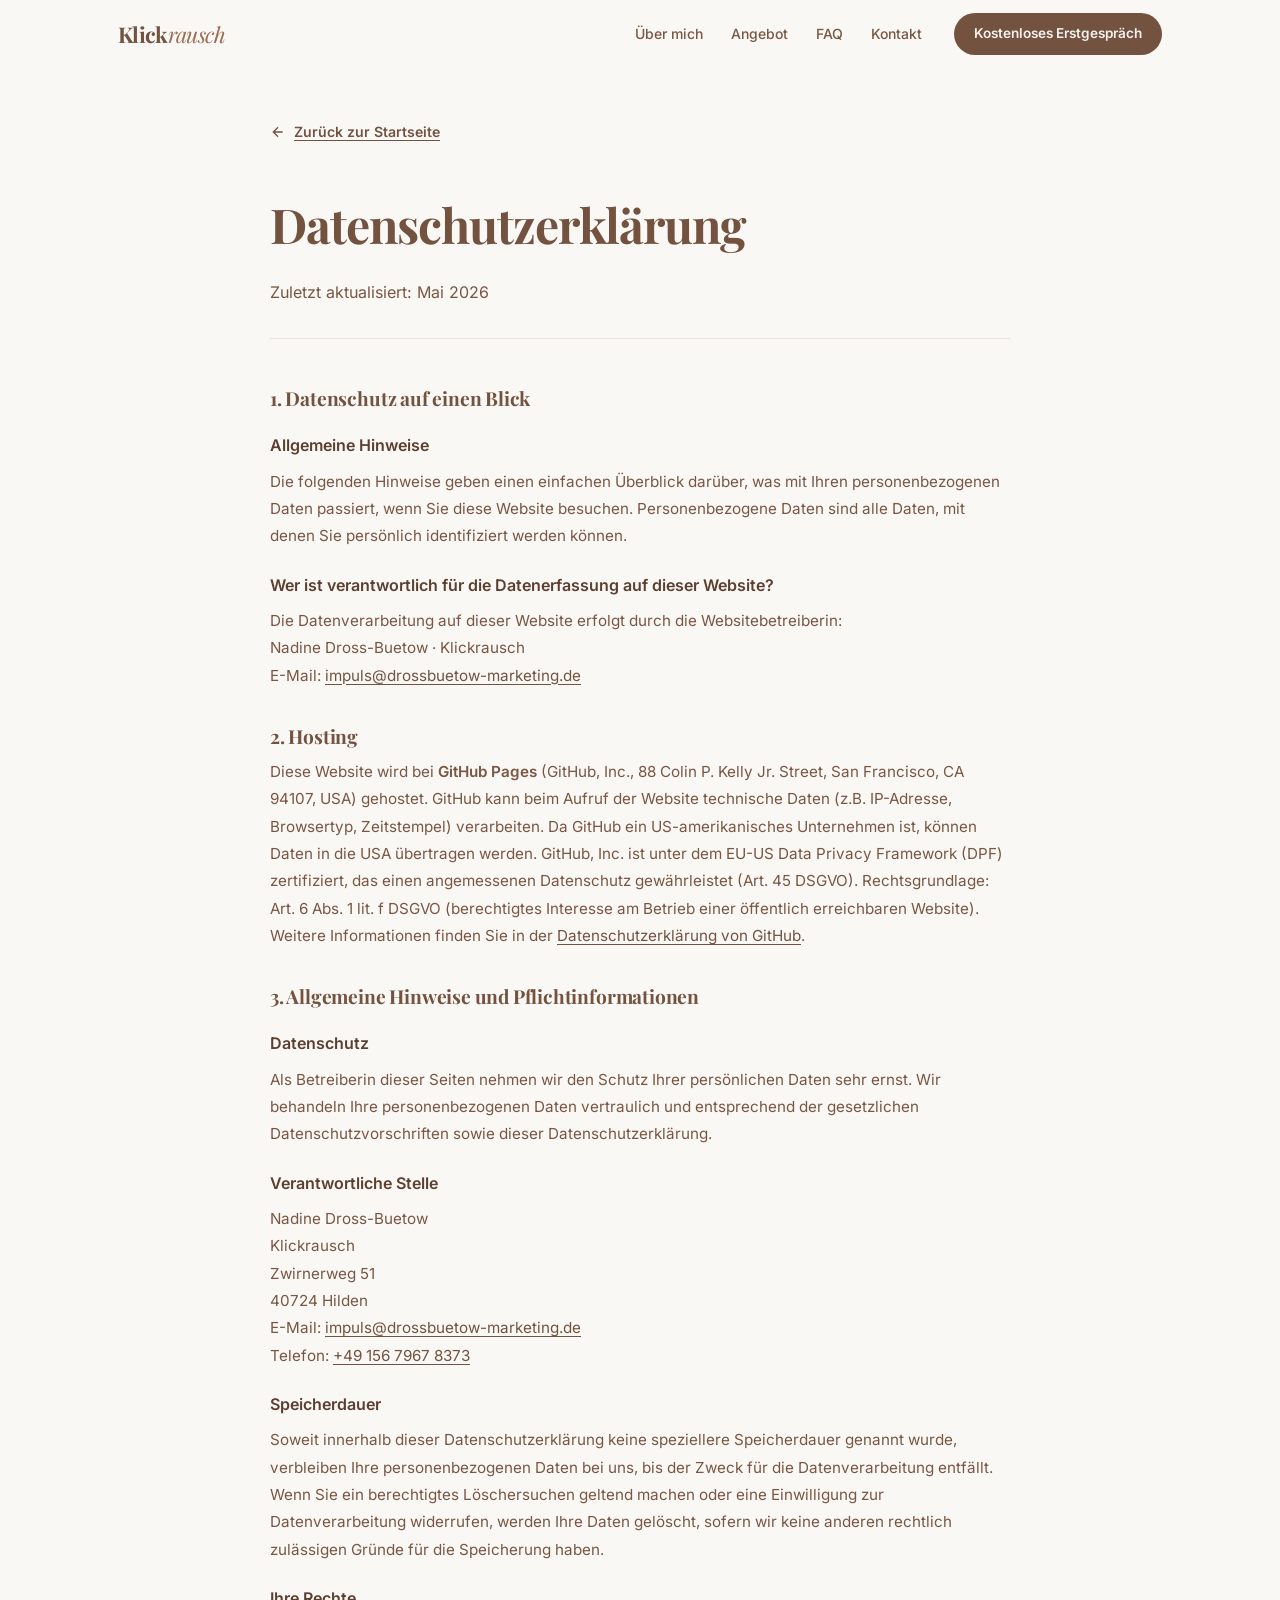
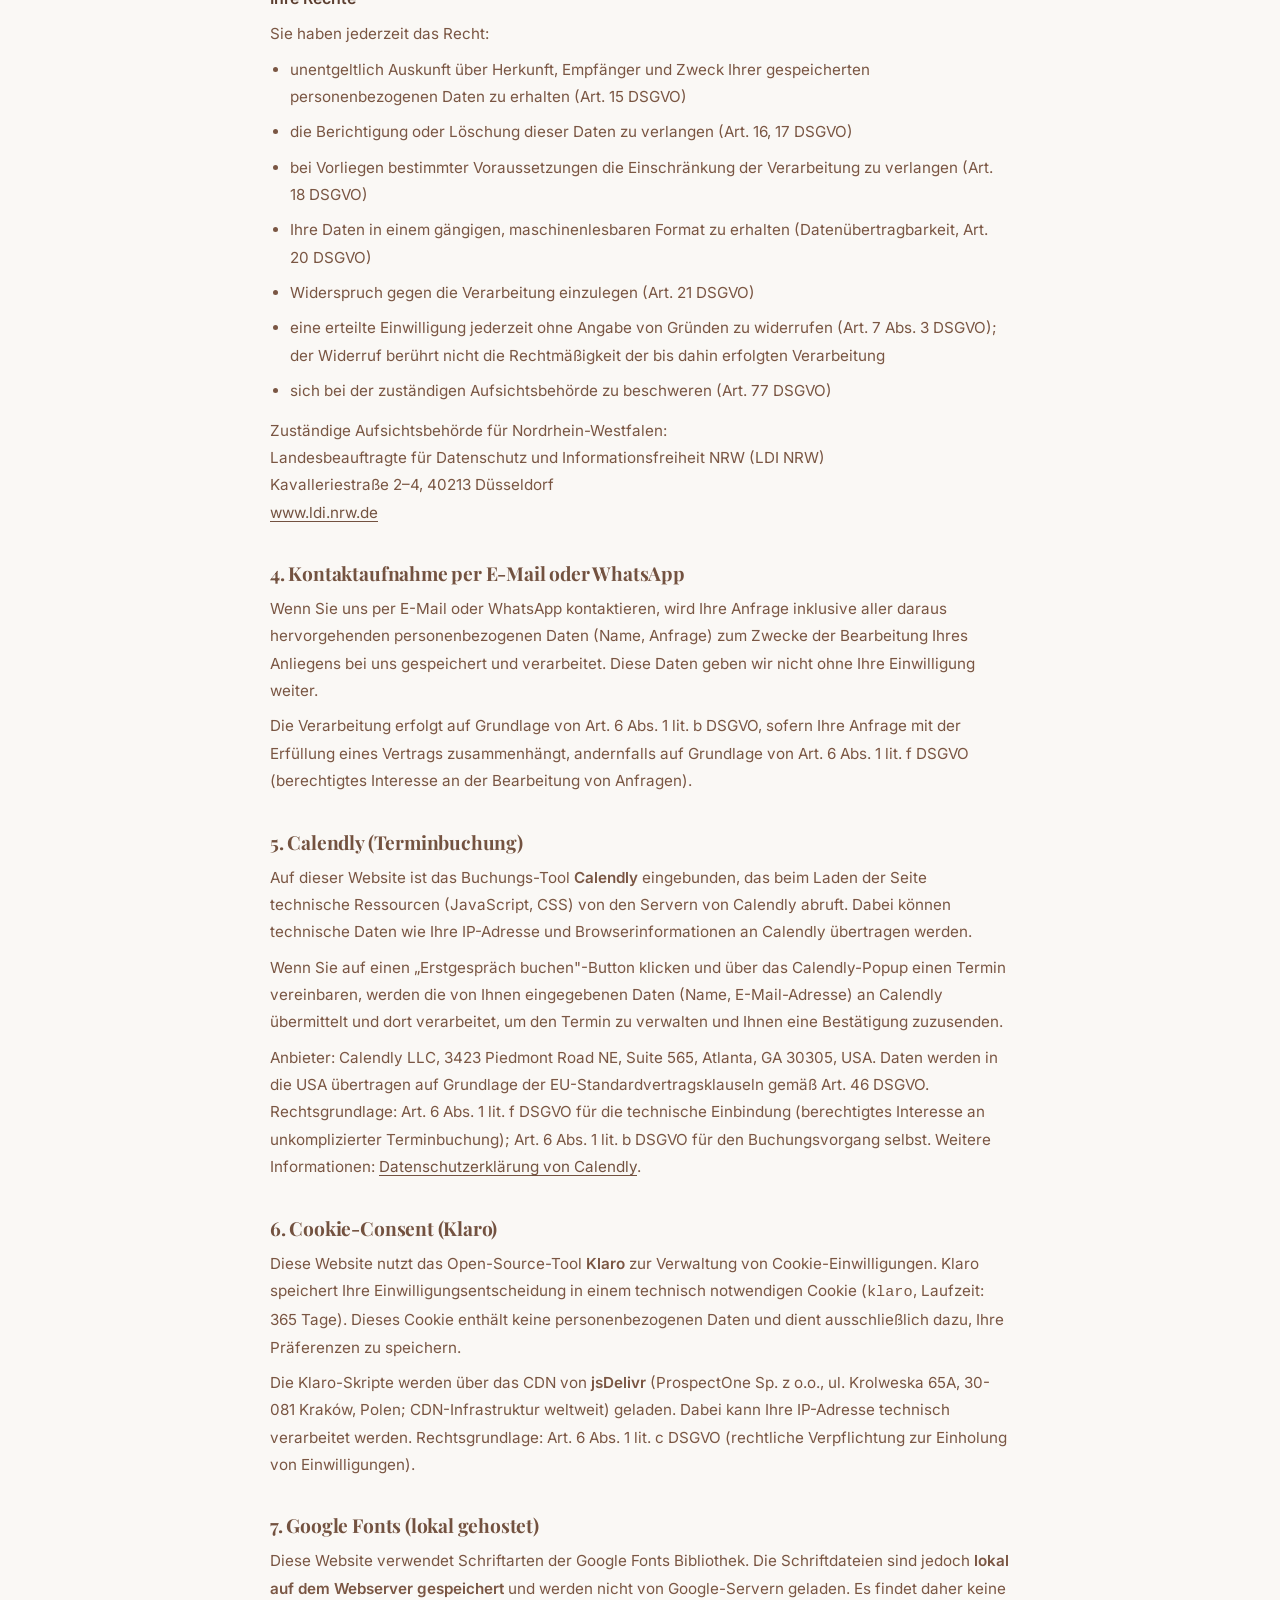
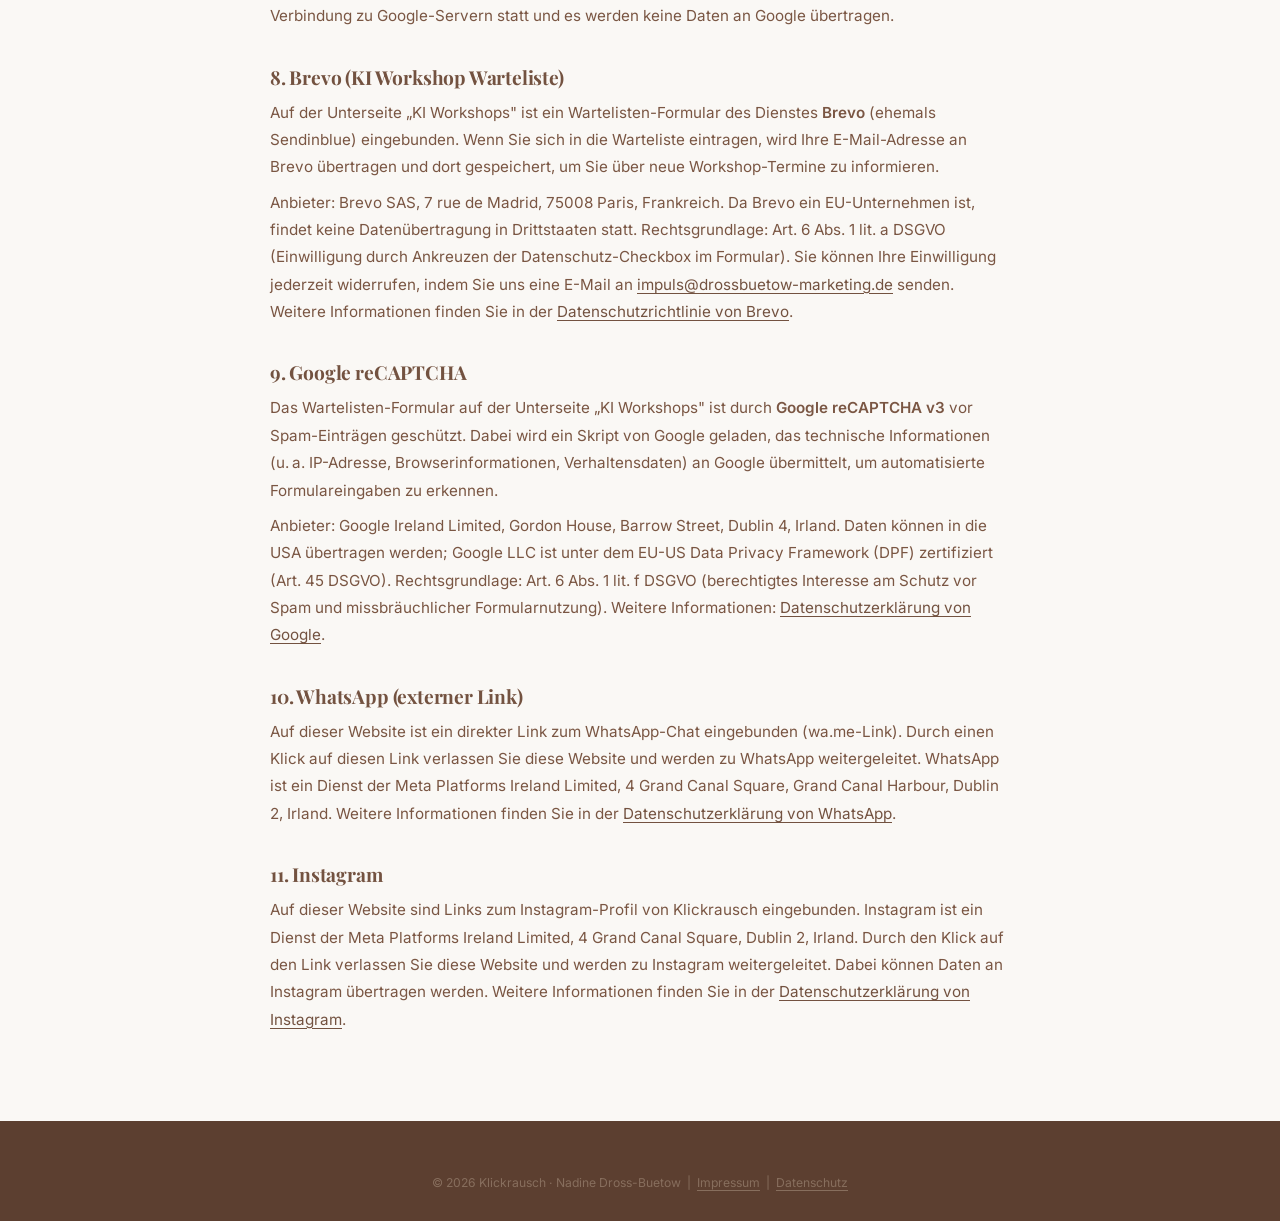
<file: datenschutz.html>
<!DOCTYPE html>
<html lang="de">
<head>
  <meta charset="UTF-8" />
  <meta name="viewport" content="width=device-width, initial-scale=1.0" />
  <link rel="icon" href="data:image/svg+xml,<svg xmlns='http://www.w3.org/2000/svg' viewBox='0 0 100 100'><text y='.9em' font-size='90' font-family='Georgia,serif' font-style='italic' fill='%23735240'>K</text></svg>" />
  <title>Datenschutz | Klickrausch</title>
  <meta name="robots" content="noindex, nofollow" />
  <link rel="stylesheet" href="style.css" />
  <style>
    .legal { padding: 120px 0 80px; }
    .legal__inner { max-width: 740px; margin: 0 auto; }
    .legal__inner h1 {
      font-family: var(--serif); font-size: clamp(2rem, 4vw, 3rem);
      font-weight: 700; color: var(--brown); margin-bottom: 12px; letter-spacing: -.02em;
    }
    .legal__inner .lead {
      font-size: 1rem; color: var(--text-2); margin-bottom: 48px;
      padding-bottom: 32px; border-bottom: 1px solid var(--border);
    }
    .legal__inner h2 {
      font-family: var(--serif); font-size: 1.2rem; font-weight: 700;
      color: var(--brown); margin: 36px 0 10px; letter-spacing: -.01em;
    }
    .legal__inner h3 {
      font-family: var(--sans); font-size: 1rem; font-weight: 600;
      color: var(--text-1); margin: 22px 0 8px;
    }
    .legal__inner p, .legal__inner li {
      font-size: .95rem; color: var(--text-2); line-height: 1.8; margin-bottom: 8px;
    }
    .legal__inner ul { list-style: disc; padding-left: 20px; margin-bottom: 12px; }
    .legal__inner a { color: var(--brown); text-decoration: underline; text-underline-offset: 3px; }
    .legal__inner a:hover { color: var(--brown-dk); }
    .back-link {
      display: inline-flex; align-items: center; gap: 8px;
      font-size: .88rem; font-weight: 600; color: var(--brown);
      margin-bottom: 40px; transition: color .2s;
    }
    .back-link:hover { color: var(--brown-dk); }
  </style>
</head>
<body>

  <!-- NAV -->
  <header class="nav scrolled" id="nav">
    <div class="nav__wrap">
      <a href="index.html" class="nav__logo">Klick<em>rausch</em></a>
      <nav class="nav__links" aria-label="Hauptnavigation">
        <a href="index.html#nadine">Über mich</a>
        <a href="index.html#angebot">Angebot</a>
        <a href="index.html#faq">FAQ</a>
        <a href="index.html#kontakt">Kontakt</a>
      </nav>
      <a href="index.html#kontakt" class="nav__btn">Kostenloses Erstgespräch</a>
      <button class="nav__burger" id="burger" aria-label="Menü öffnen">
        <span></span><span></span>
      </button>
    </div>
    <div class="nav__mobile" id="mobileNav">
      <a href="index.html#nadine"     class="mlink">Über mich</a>
      <a href="index.html#leistungen" class="mlink">Angebot</a>
      <a href="index.html#faq"        class="mlink">FAQ</a>
      <a href="index.html#kontakt"    class="mlink">Kontakt</a>
      <a href="index.html#kontakt"    class="mlink mlink--cta">Kostenloses Erstgespräch buchen</a>
    </div>
  </header>

  <!-- INHALT -->
  <main class="legal">
    <div class="container">
      <div class="legal__inner">

        <a href="index.html" class="back-link">
          <svg width="16" height="16" viewBox="0 0 24 24" fill="none" stroke="currentColor" stroke-width="2"><path d="M19 12H5M12 5l-7 7 7 7"/></svg>
          Zurück zur Startseite
        </a>

        <h1>Datenschutzerklärung</h1>
        <p class="lead">Zuletzt aktualisiert: Mai 2026</p>

        <h2>1. Datenschutz auf einen Blick</h2>

        <h3>Allgemeine Hinweise</h3>
        <p>
          Die folgenden Hinweise geben einen einfachen Überblick darüber, was mit Ihren personenbezogenen Daten
          passiert, wenn Sie diese Website besuchen. Personenbezogene Daten sind alle Daten, mit denen Sie
          persönlich identifiziert werden können.
        </p>

        <h3>Wer ist verantwortlich für die Datenerfassung auf dieser Website?</h3>
        <p>
          Die Datenverarbeitung auf dieser Website erfolgt durch die Websitebetreiberin:<br />
          Nadine Dross-Buetow · Klickrausch<br />
          E-Mail: <a href="mailto:impuls@drossbuetow-marketing.de">impuls@drossbuetow-marketing.de</a>
        </p>

        <h2>2. Hosting</h2>
        <p>
          Diese Website wird bei <strong>GitHub Pages</strong> (GitHub, Inc., 88 Colin P. Kelly Jr. Street,
          San Francisco, CA 94107, USA) gehostet. GitHub kann beim Aufruf der Website technische Daten
          (z.B. IP-Adresse, Browsertyp, Zeitstempel) verarbeiten. Da GitHub ein US-amerikanisches Unternehmen
          ist, können Daten in die USA übertragen werden. GitHub, Inc. ist unter dem
          EU-US Data Privacy Framework (DPF) zertifiziert, das einen angemessenen Datenschutz gewährleistet
          (Art. 45 DSGVO). Rechtsgrundlage: Art. 6 Abs. 1 lit. f DSGVO (berechtigtes Interesse am Betrieb
          einer öffentlich erreichbaren Website). Weitere Informationen finden Sie in der
          <a href="https://docs.github.com/de/site-policy/privacy-policies/github-general-privacy-statement" target="_blank" rel="noopener">Datenschutzerklärung von GitHub</a>.
        </p>

        <h2>3. Allgemeine Hinweise und Pflichtinformationen</h2>

        <h3>Datenschutz</h3>
        <p>
          Als Betreiberin dieser Seiten nehmen wir den Schutz Ihrer persönlichen Daten sehr ernst.
          Wir behandeln Ihre personenbezogenen Daten vertraulich und entsprechend der gesetzlichen
          Datenschutzvorschriften sowie dieser Datenschutzerklärung.
        </p>

        <h3>Verantwortliche Stelle</h3>
        <p>
          Nadine Dross-Buetow<br />
          Klickrausch<br />
          Zwirnerweg 51<br />
          40724 Hilden<br />
          E-Mail: <a href="mailto:impuls@drossbuetow-marketing.de">impuls@drossbuetow-marketing.de</a><br />
          Telefon: <a href="https://wa.me/4915679678373">+49 156 7967 8373</a>
        </p>

        <h3>Speicherdauer</h3>
        <p>
          Soweit innerhalb dieser Datenschutzerklärung keine speziellere Speicherdauer genannt wurde,
          verbleiben Ihre personenbezogenen Daten bei uns, bis der Zweck für die Datenverarbeitung entfällt.
          Wenn Sie ein berechtigtes Löschersuchen geltend machen oder eine Einwilligung zur Datenverarbeitung
          widerrufen, werden Ihre Daten gelöscht, sofern wir keine anderen rechtlich zulässigen Gründe für
          die Speicherung haben.
        </p>

        <h3>Ihre Rechte</h3>
        <p>Sie haben jederzeit das Recht:</p>
        <ul>
          <li>unentgeltlich Auskunft über Herkunft, Empfänger und Zweck Ihrer gespeicherten personenbezogenen Daten zu erhalten (Art. 15 DSGVO)</li>
          <li>die Berichtigung oder Löschung dieser Daten zu verlangen (Art. 16, 17 DSGVO)</li>
          <li>bei Vorliegen bestimmter Voraussetzungen die Einschränkung der Verarbeitung zu verlangen (Art. 18 DSGVO)</li>
          <li>Ihre Daten in einem gängigen, maschinenlesbaren Format zu erhalten (Datenübertragbarkeit, Art. 20 DSGVO)</li>
          <li>Widerspruch gegen die Verarbeitung einzulegen (Art. 21 DSGVO)</li>
          <li>eine erteilte Einwilligung jederzeit ohne Angabe von Gründen zu widerrufen (Art. 7 Abs. 3 DSGVO); der Widerruf berührt nicht die Rechtmäßigkeit der bis dahin erfolgten Verarbeitung</li>
          <li>sich bei der zuständigen Aufsichtsbehörde zu beschweren (Art. 77 DSGVO)</li>
        </ul>
        <p>
          Zuständige Aufsichtsbehörde für Nordrhein-Westfalen:<br />
          Landesbeauftragte für Datenschutz und Informationsfreiheit NRW (LDI NRW)<br />
          Kavalleriestraße 2–4, 40213 Düsseldorf<br />
          <a href="https://www.ldi.nrw.de" target="_blank" rel="noopener">www.ldi.nrw.de</a>
        </p>

        <h2>4. Kontaktaufnahme per E-Mail oder WhatsApp</h2>
        <p>
          Wenn Sie uns per E-Mail oder WhatsApp kontaktieren, wird Ihre Anfrage inklusive aller daraus
          hervorgehenden personenbezogenen Daten (Name, Anfrage) zum Zwecke der Bearbeitung Ihres Anliegens
          bei uns gespeichert und verarbeitet. Diese Daten geben wir nicht ohne Ihre Einwilligung weiter.
        </p>
        <p>
          Die Verarbeitung erfolgt auf Grundlage von Art. 6 Abs. 1 lit. b DSGVO, sofern Ihre Anfrage mit
          der Erfüllung eines Vertrags zusammenhängt, andernfalls auf Grundlage von Art. 6 Abs. 1 lit. f DSGVO
          (berechtigtes Interesse an der Bearbeitung von Anfragen).
        </p>

        <h2>5. Calendly (Terminbuchung)</h2>
        <p>
          Auf dieser Website ist das Buchungs-Tool <strong>Calendly</strong> eingebunden, das beim Laden der
          Seite technische Ressourcen (JavaScript, CSS) von den Servern von Calendly abruft. Dabei können
          technische Daten wie Ihre IP-Adresse und Browserinformationen an Calendly übertragen werden.
        </p>
        <p>
          Wenn Sie auf einen „Erstgespräch buchen"-Button klicken und über das Calendly-Popup einen Termin
          vereinbaren, werden die von Ihnen eingegebenen Daten (Name, E-Mail-Adresse) an Calendly übermittelt
          und dort verarbeitet, um den Termin zu verwalten und Ihnen eine Bestätigung zuzusenden.
        </p>
        <p>
          Anbieter: Calendly LLC, 3423 Piedmont Road NE, Suite 565, Atlanta, GA 30305, USA. Daten werden in
          die USA übertragen auf Grundlage der EU-Standardvertragsklauseln gemäß Art. 46 DSGVO.
          Rechtsgrundlage: Art. 6 Abs. 1 lit. f DSGVO für die technische Einbindung (berechtigtes Interesse
          an unkomplizierter Terminbuchung); Art. 6 Abs. 1 lit. b DSGVO für den Buchungsvorgang selbst.
          Weitere Informationen:
          <a href="https://calendly.com/de/pages/privacy" target="_blank" rel="noopener">Datenschutzerklärung von Calendly</a>.
        </p>

        <h2>6. Cookie-Consent (Klaro)</h2>
        <p>
          Diese Website nutzt das Open-Source-Tool <strong>Klaro</strong> zur Verwaltung von
          Cookie-Einwilligungen. Klaro speichert Ihre Einwilligungsentscheidung in einem technisch
          notwendigen Cookie (<code>klaro</code>, Laufzeit: 365 Tage). Dieses Cookie enthält keine
          personenbezogenen Daten und dient ausschließlich dazu, Ihre Präferenzen zu speichern.
        </p>
        <p>
          Die Klaro-Skripte werden über das CDN von <strong>jsDelivr</strong> (ProspectOne Sp. z o.o.,
          ul. Krolweska 65A, 30-081 Kraków, Polen; CDN-Infrastruktur weltweit) geladen. Dabei kann Ihre
          IP-Adresse technisch verarbeitet werden. Rechtsgrundlage: Art. 6 Abs. 1 lit. c DSGVO
          (rechtliche Verpflichtung zur Einholung von Einwilligungen).
        </p>

        <h2>7. Google Fonts (lokal gehostet)</h2>
        <p>
          Diese Website verwendet Schriftarten der Google Fonts Bibliothek. Die Schriftdateien sind jedoch
          <strong>lokal auf dem Webserver gespeichert</strong> und werden nicht von Google-Servern geladen.
          Es findet daher keine Verbindung zu Google-Servern statt und es werden keine Daten an Google
          übertragen.
        </p>

        <h2>8. Brevo (KI Workshop Warteliste)</h2>
        <p>
          Auf der Unterseite „KI Workshops" ist ein Wartelisten-Formular des Dienstes <strong>Brevo</strong>
          (ehemals Sendinblue) eingebunden. Wenn Sie sich in die Warteliste eintragen, wird Ihre
          E-Mail-Adresse an Brevo übertragen und dort gespeichert, um Sie über neue Workshop-Termine
          zu informieren.
        </p>
        <p>
          Anbieter: Brevo SAS, 7 rue de Madrid, 75008 Paris, Frankreich. Da Brevo ein EU-Unternehmen ist,
          findet keine Datenübertragung in Drittstaaten statt. Rechtsgrundlage: Art. 6 Abs. 1 lit. a DSGVO
          (Einwilligung durch Ankreuzen der Datenschutz-Checkbox im Formular). Sie können Ihre Einwilligung
          jederzeit widerrufen, indem Sie uns eine E-Mail an
          <a href="mailto:impuls@drossbuetow-marketing.de">impuls@drossbuetow-marketing.de</a> senden.
          Weitere Informationen finden Sie in der
          <a href="https://www.brevo.com/de/datenschutzrichtlinie/" target="_blank" rel="noopener">Datenschutzrichtlinie von Brevo</a>.
        </p>

        <h2>9. Google reCAPTCHA</h2>
        <p>
          Das Wartelisten-Formular auf der Unterseite „KI Workshops" ist durch <strong>Google reCAPTCHA v3</strong>
          vor Spam-Einträgen geschützt. Dabei wird ein Skript von Google geladen, das technische Informationen
          (u.&thinsp;a. IP-Adresse, Browserinformationen, Verhaltensdaten) an Google übermittelt, um
          automatisierte Formulareingaben zu erkennen.
        </p>
        <p>
          Anbieter: Google Ireland Limited, Gordon House, Barrow Street, Dublin 4, Irland. Daten können in
          die USA übertragen werden; Google LLC ist unter dem EU-US Data Privacy Framework (DPF) zertifiziert
          (Art. 45 DSGVO). Rechtsgrundlage: Art. 6 Abs. 1 lit. f DSGVO (berechtigtes Interesse am Schutz
          vor Spam und missbräuchlicher Formularnutzung). Weitere Informationen:
          <a href="https://policies.google.com/privacy" target="_blank" rel="noopener">Datenschutzerklärung von Google</a>.
        </p>

        <h2>10. WhatsApp (externer Link)</h2>
        <p>
          Auf dieser Website ist ein direkter Link zum WhatsApp-Chat eingebunden (wa.me-Link).
          Durch einen Klick auf diesen Link verlassen Sie diese Website und werden zu WhatsApp
          weitergeleitet. WhatsApp ist ein Dienst der Meta Platforms Ireland Limited,
          4 Grand Canal Square, Grand Canal Harbour, Dublin 2, Irland. Weitere Informationen
          finden Sie in der
          <a href="https://www.whatsapp.com/legal/privacy-policy-eea" target="_blank" rel="noopener">Datenschutzerklärung von WhatsApp</a>.
        </p>

        <h2>11. Instagram</h2>
        <p>
          Auf dieser Website sind Links zum Instagram-Profil von Klickrausch eingebunden.
          Instagram ist ein Dienst der Meta Platforms Ireland Limited, 4 Grand Canal Square, Dublin 2, Irland.
          Durch den Klick auf den Link verlassen Sie diese Website und werden zu Instagram weitergeleitet.
          Dabei können Daten an Instagram übertragen werden. Weitere Informationen finden Sie in der
          <a href="https://help.instagram.com/519522125107875" target="_blank" rel="noopener">Datenschutzerklärung von Instagram</a>.
        </p>

      </div>
    </div>
  </main>

  <!-- FOOTER -->
  <footer class="footer">
    <div class="container">
      <div class="footer__bottom" style="padding-top:0; border:none;">
        <span>© 2026 Klickrausch · Nadine Dross-Buetow &nbsp;|&nbsp;
          <a href="impressum.html" style="color:inherit; text-decoration:underline; text-underline-offset:3px;">Impressum</a> &nbsp;|&nbsp;
          <a href="datenschutz.html" style="color:inherit; text-decoration:underline; text-underline-offset:3px;">Datenschutz</a>
        </span>
      </div>
    </div>
  </footer>

  <script src="script.js"></script>
</body>
</html>
</file>
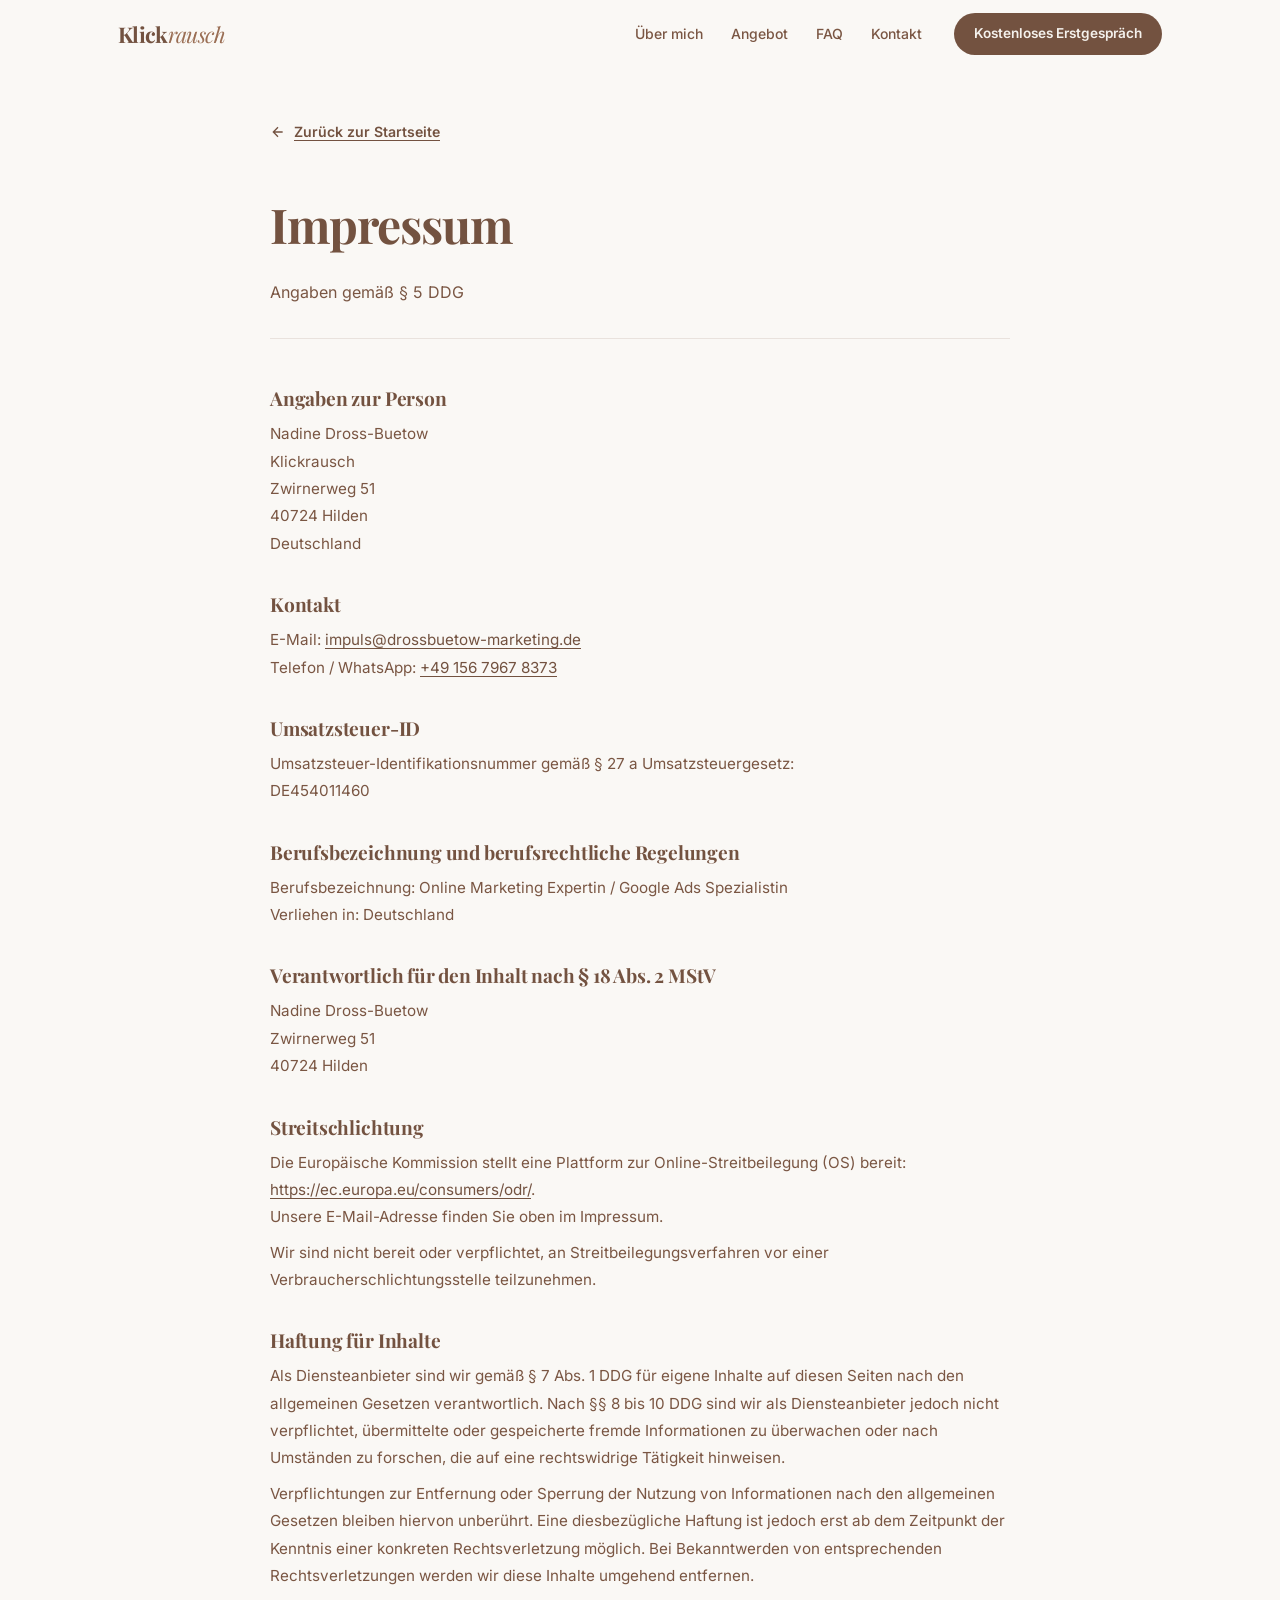
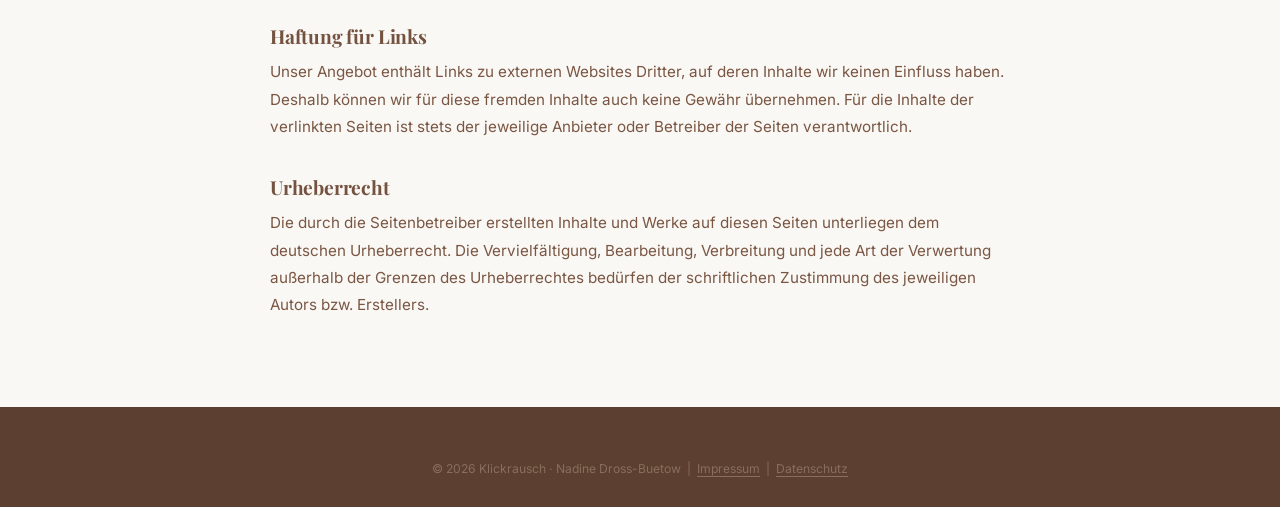
<file: impressum.html>
<!DOCTYPE html>
<html lang="de">
<head>
  <meta charset="UTF-8" />
  <meta name="viewport" content="width=device-width, initial-scale=1.0" />
  <link rel="icon" href="data:image/svg+xml,<svg xmlns='http://www.w3.org/2000/svg' viewBox='0 0 100 100'><text y='.9em' font-size='90' font-family='Georgia,serif' font-style='italic' fill='%23735240'>K</text></svg>" />
  <title>Impressum | Klickrausch</title>
  <meta name="robots" content="noindex, nofollow" />
  <link rel="stylesheet" href="style.css" />
  <style>
    .legal { padding: 120px 0 80px; }
    .legal__inner { max-width: 740px; margin: 0 auto; }
    .legal__inner h1 {
      font-family: var(--serif); font-size: clamp(2rem, 4vw, 3rem);
      font-weight: 700; color: var(--brown); margin-bottom: 12px; letter-spacing: -.02em;
    }
    .legal__inner .lead {
      font-size: 1rem; color: var(--text-2); margin-bottom: 48px;
      padding-bottom: 32px; border-bottom: 1px solid var(--border);
    }
    .legal__inner h2 {
      font-family: var(--serif); font-size: 1.2rem; font-weight: 700;
      color: var(--brown); margin: 36px 0 10px; letter-spacing: -.01em;
    }
    .legal__inner p, .legal__inner li {
      font-size: .95rem; color: var(--text-2); line-height: 1.8; margin-bottom: 8px;
    }
    .legal__inner a { color: var(--brown); text-decoration: underline; text-underline-offset: 3px; }
    .legal__inner a:hover { color: var(--brown-dk); }
    .back-link {
      display: inline-flex; align-items: center; gap: 8px;
      font-size: .88rem; font-weight: 600; color: var(--brown);
      margin-bottom: 40px; transition: color .2s;
    }
    .back-link:hover { color: var(--brown-dk); }
  </style>
</head>
<body>

  <!-- NAV -->
  <header class="nav scrolled" id="nav">
    <div class="nav__wrap">
      <a href="index.html" class="nav__logo">Klick<em>rausch</em></a>
      <nav class="nav__links" aria-label="Hauptnavigation">
        <a href="index.html#nadine">Über mich</a>
        <a href="index.html#leistungen">Angebot</a>
        <a href="index.html#faq">FAQ</a>
        <a href="index.html#kontakt">Kontakt</a>
      </nav>
      <a href="index.html#kontakt" class="nav__btn">Kostenloses Erstgespräch</a>
      <button class="nav__burger" id="burger" aria-label="Menü öffnen">
        <span></span><span></span>
      </button>
    </div>
    <div class="nav__mobile" id="mobileNav">
      <a href="index.html#nadine"     class="mlink">Über mich</a>
      <a href="index.html#leistungen" class="mlink">Angebot</a>
      <a href="index.html#faq"        class="mlink">FAQ</a>
      <a href="index.html#kontakt"    class="mlink">Kontakt</a>
      <a href="index.html#kontakt"    class="mlink mlink--cta">Kostenloses Erstgespräch buchen</a>
    </div>
  </header>

  <!-- INHALT -->
  <main class="legal">
    <div class="container">
      <div class="legal__inner">

        <a href="index.html" class="back-link">
          <svg width="16" height="16" viewBox="0 0 24 24" fill="none" stroke="currentColor" stroke-width="2"><path d="M19 12H5M12 5l-7 7 7 7"/></svg>
          Zurück zur Startseite
        </a>

        <h1>Impressum</h1>
        <p class="lead">Angaben gemäß § 5 DDG</p>

        <h2>Angaben zur Person</h2>
        <p>
          Nadine Dross-Buetow<br />
          Klickrausch<br />
          Zwirnerweg 51<br />
          40724 Hilden<br />
          Deutschland
        </p>

        <h2>Kontakt</h2>
        <p>
          E-Mail: <a href="mailto:impuls@drossbuetow-marketing.de">impuls@drossbuetow-marketing.de</a><br />
          Telefon / WhatsApp: <a href="https://wa.me/4915679678373">+49 156 7967 8373</a>
        </p>

        <h2>Umsatzsteuer-ID</h2>
        <p>
          Umsatzsteuer-Identifikationsnummer gemäß § 27 a Umsatzsteuergesetz:<br />
          DE454011460
        </p>

        <h2>Berufsbezeichnung und berufsrechtliche Regelungen</h2>
        <p>
          Berufsbezeichnung: Online Marketing Expertin / Google Ads Spezialistin<br />
          Verliehen in: Deutschland
        </p>

        <h2>Verantwortlich für den Inhalt nach § 18 Abs. 2 MStV</h2>
        <p>
          Nadine Dross-Buetow<br />
          Zwirnerweg 51<br />
          40724 Hilden
        </p>

        <h2>Streitschlichtung</h2>
        <p>
          Die Europäische Kommission stellt eine Plattform zur Online-Streitbeilegung (OS) bereit:
          <a href="https://ec.europa.eu/consumers/odr/" target="_blank" rel="noopener">https://ec.europa.eu/consumers/odr/</a>.<br />
          Unsere E-Mail-Adresse finden Sie oben im Impressum.
        </p>
        <p>
          Wir sind nicht bereit oder verpflichtet, an Streitbeilegungsverfahren vor einer
          Verbraucherschlichtungsstelle teilzunehmen.
        </p>

        <h2>Haftung für Inhalte</h2>
        <p>
          Als Diensteanbieter sind wir gemäß § 7 Abs. 1 DDG für eigene Inhalte auf diesen Seiten nach den
          allgemeinen Gesetzen verantwortlich. Nach §§ 8 bis 10 DDG sind wir als Diensteanbieter jedoch nicht
          verpflichtet, übermittelte oder gespeicherte fremde Informationen zu überwachen oder nach Umständen
          zu forschen, die auf eine rechtswidrige Tätigkeit hinweisen.
        </p>
        <p>
          Verpflichtungen zur Entfernung oder Sperrung der Nutzung von Informationen nach den allgemeinen
          Gesetzen bleiben hiervon unberührt. Eine diesbezügliche Haftung ist jedoch erst ab dem Zeitpunkt der
          Kenntnis einer konkreten Rechtsverletzung möglich. Bei Bekanntwerden von entsprechenden
          Rechtsverletzungen werden wir diese Inhalte umgehend entfernen.
        </p>

        <h2>Haftung für Links</h2>
        <p>
          Unser Angebot enthält Links zu externen Websites Dritter, auf deren Inhalte wir keinen Einfluss haben.
          Deshalb können wir für diese fremden Inhalte auch keine Gewähr übernehmen. Für die Inhalte der
          verlinkten Seiten ist stets der jeweilige Anbieter oder Betreiber der Seiten verantwortlich.
        </p>

        <h2>Urheberrecht</h2>
        <p>
          Die durch die Seitenbetreiber erstellten Inhalte und Werke auf diesen Seiten unterliegen dem deutschen
          Urheberrecht. Die Vervielfältigung, Bearbeitung, Verbreitung und jede Art der Verwertung außerhalb der
          Grenzen des Urheberrechtes bedürfen der schriftlichen Zustimmung des jeweiligen Autors bzw. Erstellers.
        </p>

      </div>
    </div>
  </main>

  <!-- FOOTER -->
  <footer class="footer">
    <div class="container">
      <div class="footer__bottom" style="padding-top:0; border:none;">
        <span>© 2026 Klickrausch · Nadine Dross-Buetow &nbsp;|&nbsp;
          <a href="impressum.html" style="color:inherit; text-decoration:underline; text-underline-offset:3px;">Impressum</a> &nbsp;|&nbsp;
          <a href="datenschutz.html" style="color:inherit; text-decoration:underline; text-underline-offset:3px;">Datenschutz</a>
        </span>
      </div>
    </div>
  </footer>

  <script src="script.js"></script>
</body>
</html>
</file>
<file: style.css>
/* ============================================================
   KLICKRAUSCH — Clean Brand Design
   Palette: #f4f1ec · #e8e4e3 · #d8c7b2 · #b7ae9e · #735240
   Font: Playfair Display (headings) + Inter (body)
   ============================================================ */

/* ── Self-hosted Fonts (DSGVO-konform, kein Google-CDN) ── */
@font-face {
  font-family: 'Inter'; font-style: normal; font-weight: 400 600;
  font-display: swap;
  src: url('fonts/inter-latin-ext.woff2') format('woff2');
  unicode-range: U+0100-02BA, U+02BD-02C5, U+02C7-02CC, U+02CE-02D7, U+02DD-02FF, U+0304, U+0308, U+0329, U+1D00-1DBF, U+1E00-1E9F, U+1EF2-1EFF, U+2020, U+20A0-20AB, U+20AD-20C0, U+2113, U+2C60-2C7F, U+A720-A7FF;
}
@font-face {
  font-family: 'Inter'; font-style: normal; font-weight: 400 600;
  font-display: swap;
  src: url('fonts/inter-latin.woff2') format('woff2');
  unicode-range: U+0000-00FF, U+0131, U+0152-0153, U+02BB-02BC, U+02C6, U+02DA, U+02DC, U+0304, U+0308, U+0329, U+2000-206F, U+20AC, U+2122, U+2191, U+2193, U+2212, U+2215, U+FEFF, U+FFFD;
}
@font-face {
  font-family: 'Playfair Display'; font-style: normal; font-weight: 400 700;
  font-display: swap;
  src: url('fonts/playfair-normal-latin-ext.woff2') format('woff2');
  unicode-range: U+0100-02BA, U+02BD-02C5, U+02C7-02CC, U+02CE-02D7, U+02DD-02FF, U+0304, U+0308, U+0329, U+1D00-1DBF, U+1E00-1E9F, U+1EF2-1EFF, U+2020, U+20A0-20AB, U+20AD-20C0, U+2113, U+2C60-2C7F, U+A720-A7FF;
}
@font-face {
  font-family: 'Playfair Display'; font-style: normal; font-weight: 400 700;
  font-display: swap;
  src: url('fonts/playfair-normal-latin.woff2') format('woff2');
  unicode-range: U+0000-00FF, U+0131, U+0152-0153, U+02BB-02BC, U+02C6, U+02DA, U+02DC, U+0304, U+0308, U+0329, U+2000-206F, U+20AC, U+2122, U+2191, U+2193, U+2212, U+2215, U+FEFF, U+FFFD;
}
@font-face {
  font-family: 'Playfair Display'; font-style: italic; font-weight: 400 700;
  font-display: swap;
  src: url('fonts/playfair-italic-latin-ext.woff2') format('woff2');
  unicode-range: U+0100-02BA, U+02BD-02C5, U+02C7-02CC, U+02CE-02D7, U+02DD-02FF, U+0304, U+0308, U+0329, U+1D00-1DBF, U+1E00-1E9F, U+1EF2-1EFF, U+2020, U+20A0-20AB, U+20AD-20C0, U+2113, U+2C60-2C7F, U+A720-A7FF;
}
@font-face {
  font-family: 'Playfair Display'; font-style: italic; font-weight: 400 700;
  font-display: swap;
  src: url('fonts/playfair-italic-latin.woff2') format('woff2');
  unicode-range: U+0000-00FF, U+0131, U+0152-0153, U+02BB-02BC, U+02C6, U+02DA, U+02DC, U+0304, U+0308, U+0329, U+2000-206F, U+20AC, U+2122, U+2191, U+2193, U+2212, U+2215, U+FEFF, U+FFFD;
}

/* ── RESET ── */
*, *::before, *::after { box-sizing: border-box; margin: 0; padding: 0; }

/* ── DESIGN TOKENS ── */
:root {
  --cream:     #f4f1ec;
  --linen:     #edeae4;
  --sand:      #d8c7b2;
  --warm:      #e8e4e3;
  --taupe:     #b7ae9e;
  --brown:     #735240;
  --brown-dk:  #5c3f30;
  --brown-lt:  #9a6e54;

  --bg:        #faf8f5;
  --bg-2:      #f4f1ec;
  --bg-3:      #ede9e2;

  --text-1:    #5c3f30;
  --text-2:    #7a5643;
  --text-3:    #a8917f;
  --border:    rgba(115,82,64,.13);
  --border-2:  rgba(115,82,64,.22);

  --serif: 'Playfair Display', Georgia, serif;
  --sans:  'Inter', system-ui, sans-serif;

  --r-sm:   6px;
  --r-md:   12px;
  --r-lg:   18px;
  --r-xl:   24px;
  --r-full: 9999px;

  --ease: cubic-bezier(0.16, 1, 0.3, 1);
  --ease-std: cubic-bezier(0.65, 0, 0.35, 1);
}

html { scroll-behavior: smooth; }
body {
  background: var(--bg);
  color: var(--text-1);
  font-family: var(--sans);
  font-size: 16px;
  line-height: 1.7;
  overflow-x: hidden;
  -webkit-font-smoothing: antialiased;
}
body.loading { overflow: hidden; }
a { color: inherit; text-decoration: none; }
ul { list-style: none; }

.container { max-width: 1100px; margin: 0 auto; padding: 0 28px; }
.section    { padding: 100px 0; }

/* ════════════════════════════════
   LOADER
════════════════════════════════ */
.loader {
  position: fixed; inset: 0; z-index: 9999;
  background: var(--bg);
  display: flex; flex-direction: column;
  align-items: center; justify-content: center; gap: 20px;
  transition: opacity .5s var(--ease), visibility .5s;
}
.loader.out { opacity: 0; visibility: hidden; pointer-events: none; }

.loader__mark {
  font-family: var(--serif);
  font-size: 1.8rem; font-weight: 700;
  color: var(--brown);
  animation: fadeUp .45s .2s var(--ease) both;
}
.loader__bar {
  width: 140px; height: 1.5px;
  background: var(--sand); border-radius: var(--r-full); overflow: hidden;
}
.loader__fill {
  height: 100%; width: 0;
  background: var(--brown); border-radius: var(--r-full);
  animation: fillBar 1s .3s var(--ease) forwards;
}

@keyframes fillBar { to { width: 100%; } }
@keyframes fadeUp  { from { opacity: 0; transform: translateY(12px); } to { opacity: 1; transform: none; } }

/* ════════════════════════════════
   NAV
════════════════════════════════ */
.nav {
  position: fixed; top: 0; left: 0; right: 0; z-index: 1000;
  transition: background .35s, border-color .35s, box-shadow .35s;
}
.nav.scrolled {
  background: rgba(250,248,245,.93);
  backdrop-filter: blur(16px);
  -webkit-backdrop-filter: blur(16px);
  border-bottom: 1px solid var(--border);
  box-shadow: 0 1px 20px rgba(115,82,64,.06);
}

.nav__wrap {
  max-width: 1100px; margin: 0 auto; padding: 0 28px;
  height: 68px;
  display: flex; align-items: center; gap: 32px;
}

.nav__logo {
  font-family: var(--serif);
  font-size: 1.35rem; font-weight: 700;
  color: var(--brown); letter-spacing: -.03em;
  flex-shrink: 0;
}
.nav__logo em {
  font-style: italic;
  font-weight: 400;
  color: var(--brown-lt);
}

.nav__links {
  display: flex; gap: 28px; margin-left: auto;
}
.nav__links a {
  font-size: .875rem; font-weight: 500;
  color: var(--text-2);
  position: relative; transition: color .2s;
}
.nav__links a::after {
  content: ''; position: absolute;
  bottom: -2px; left: 0; right: 0; height: 1px;
  background: var(--brown);
  transform: scaleX(0); transform-origin: left;
  transition: transform .3s var(--ease);
}
.nav__links a:hover { color: var(--brown); }
.nav__links a:hover::after { transform: scaleX(1); }

.nav__btn {
  font-size: .85rem; font-weight: 600;
  padding: 9px 20px; border-radius: var(--r-full);
  background: var(--brown); color: var(--cream);
  transition: background .2s, transform .2s;
  flex-shrink: 0; white-space: nowrap;
}
.nav__btn:hover { background: var(--brown-dk); transform: translateY(-1px); }

.nav__burger {
  display: none; flex-direction: column; gap: 5px;
  background: none; border: none; cursor: pointer;
  padding: 4px; margin-left: auto;
}
.nav__burger span {
  display: block; width: 22px; height: 1.5px;
  background: var(--text-1); border-radius: 2px;
  transition: transform .3s, opacity .3s;
}
.nav__burger.open span:first-child { transform: translateY(6.5px) rotate(45deg); }
.nav__burger.open span:last-child  { transform: translateY(-6.5px) rotate(-45deg); }

.nav__mobile {
  display: none; flex-direction: column;
  background: rgba(250,248,245,.97);
  backdrop-filter: blur(16px);
  border-top: 1px solid var(--border);
  padding: 16px 28px 24px;
}
.nav__mobile.open { display: flex; }

.mlink {
  display: block; padding: 12px 0;
  font-size: .93rem; font-weight: 500;
  color: var(--text-2);
  border-bottom: 1px solid var(--border);
  transition: color .2s;
}
.mlink:last-child { border: none; }
.mlink:hover { color: var(--brown); }
.mlink--cta {
  margin-top: 12px; padding: 12px 22px;
  text-align: center; background: var(--brown);
  color: var(--cream) !important; border-radius: var(--r-full);
  font-weight: 600;
}

/* ════════════════════════════════
   BUTTONS
════════════════════════════════ */
.btn {
  display: inline-flex; align-items: center; gap: 8px;
  padding: 13px 26px; border-radius: var(--r-full);
  font-family: var(--sans); font-size: .9rem; font-weight: 600;
  cursor: pointer; border: none; white-space: nowrap;
  transition: all .22s var(--ease);
  text-decoration: none;
}

.btn--primary {
  background: var(--brown); color: var(--cream);
  box-shadow: 0 3px 18px rgba(115,82,64,.22);
}
.btn--primary:hover {
  background: var(--brown-dk);
  transform: translateY(-2px);
  box-shadow: 0 6px 26px rgba(115,82,64,.3);
}

.btn--text {
  background: none; color: var(--brown);
  padding-left: 0; padding-right: 0;
  font-weight: 500;
}
.btn--text:hover { color: var(--brown-dk); }

.btn--white {
  background: var(--cream); color: var(--brown);
  box-shadow: 0 3px 18px rgba(0,0,0,.1);
}
.btn--white:hover {
  background: #fff; transform: translateY(-2px);
}

.btn--outline-w {
  background: transparent; color: var(--cream);
  border: 1.5px solid rgba(244,241,236,.35);
}
.btn--outline-w:hover {
  background: rgba(244,241,236,.12);
  border-color: rgba(244,241,236,.6);
  transform: translateY(-2px);
}

.btn--full { width: 100%; justify-content: center; }

/* ════════════════════════════════
   UTILITIES
════════════════════════════════ */
.tag {
  display: inline-flex; align-items: center;
  font-size: .7rem; font-weight: 700;
  letter-spacing: .1em; text-transform: uppercase;
  color: var(--brown);
  background: rgba(115,82,64,.08);
  border: 1px solid rgba(115,82,64,.16);
  padding: 5px 13px; border-radius: var(--r-full);
  margin-bottom: 16px;
}

.section-head {
  text-align: center; max-width: 600px; margin: 0 auto 64px;
}

.section-head h2 {
  font-family: var(--serif);
  font-size: clamp(1.85rem, 3.5vw, 2.8rem);
  font-weight: 700; line-height: 1.2;
  letter-spacing: -.02em; margin-bottom: 14px;
  color: var(--brown);
}
.section-head h2 em { font-style: italic; color: var(--brown-lt); }
.section-head p { font-size: .97rem; color: var(--text-2); line-height: 1.7; }

h2 {
  font-family: var(--serif);
  font-size: clamp(1.85rem, 3.5vw, 2.8rem);
  font-weight: 700; line-height: 1.2;
  letter-spacing: -.02em; margin-bottom: 14px;
  color: var(--brown);
}
h2 em { font-style: italic; color: var(--brown-lt); }

/* ════════════════════════════════
   REVEAL
════════════════════════════════ */
[data-reveal] {
  opacity: 0; transform: translateY(24px);
  transition: opacity .65s var(--ease), transform .65s var(--ease);
}
[data-reveal].in { opacity: 1; transform: none; }

/* ════════════════════════════════
   HERO
════════════════════════════════ */
.hero {
  padding: 120px 0 80px;
  background: var(--bg);
  overflow: hidden;
}

.hero__wrap {
  max-width: 1100px; margin: 0 auto; padding: 0 28px;
  display: grid; grid-template-columns: 1fr 420px;
  gap: 64px; align-items: center;
}

.hero__kicker {
  display: inline-flex; align-items: center; gap: 8px;
  font-size: .75rem; font-weight: 700;
  letter-spacing: .1em; text-transform: uppercase;
  color: var(--brown);
  background: rgba(115,82,64,.07);
  border: 1px solid rgba(115,82,64,.16);
  padding: 6px 14px; border-radius: var(--r-full);
  margin-bottom: 22px;
}

.hero__h1 {
  font-family: var(--serif);
  font-size: clamp(2.4rem, 4.5vw, 3.8rem);
  font-weight: 800; line-height: 1.1;
  letter-spacing: -.025em; color: var(--text-1);
  margin-bottom: 22px;
}

.hero__h1 { color: var(--brown); }
.hero__h1 em { font-style: italic; color: var(--brown-lt); }

.hero__sub {
  font-size: 1.05rem; color: var(--text-2);
  line-height: 1.75; max-width: 480px; margin-bottom: 32px;
}

.hero__actions {
  display: flex; align-items: center; gap: 20px;
  flex-wrap: wrap; margin-bottom: 36px;
}

.hero__badges {
  display: flex; flex-wrap: wrap; gap: 10px;
}
.hbadge {
  display: inline-flex; align-items: center; gap: 7px;
  font-size: .78rem; font-weight: 500; color: var(--text-2);
  background: var(--bg-2); border: 1px solid var(--border);
  padding: 6px 14px; border-radius: var(--r-full);
}
.hbadge svg { color: var(--brown); flex-shrink: 0; }

/* Photo column */
.hero__photo-col { position: relative; }

.hero__photo {
  width: 100%; aspect-ratio: 3/4;
  border-radius: var(--r-xl);
  background: linear-gradient(145deg, var(--sand) 0%, var(--linen) 60%, var(--cream) 100%);
  border: 1px solid var(--border-2);
  display: flex; align-items: center; justify-content: center;
  position: relative; overflow: hidden;
  box-shadow: 0 20px 60px rgba(115,82,64,.12);
}

.hero__photo img {
  width: 100%; height: 100%;
  object-fit: cover; object-position: top center;
  display: block; border-radius: inherit;
  filter: brightness(1.08) contrast(0.96) saturate(1.04);
}

/* subtle texture overlay */
.hero__photo::before {
  content: ''; position: absolute; inset: 0;
  background:
    radial-gradient(ellipse at 30% 20%, rgba(255,255,255,.35) 0%, transparent 60%),
    radial-gradient(ellipse at 70% 80%, rgba(115,82,64,.08) 0%, transparent 60%);
}

.hero__photo-inner {
  display: flex; flex-direction: column;
  align-items: center; gap: 8px;
  position: relative; z-index: 1;
  text-align: center;
}
.photo-initial {
  width: 84px; height: 84px; border-radius: 50%;
  background: var(--brown); color: var(--cream);
  font-family: var(--serif); font-size: 2.2rem; font-weight: 700;
  display: flex; align-items: center; justify-content: center;
  margin-bottom: 10px;
  box-shadow: 0 8px 28px rgba(115,82,64,.3);
}
.photo-name {
  font-family: var(--serif); font-size: 1.5rem;
  font-weight: 700; color: var(--text-1);
}
.photo-sub { font-size: .85rem; color: var(--text-2); }

/* decorative blobs */
.hero__photo-deco {
  position: absolute; border-radius: 50%; pointer-events: none;
}
.hero__photo-deco--1 {
  width: 200px; height: 200px;
  top: -60px; right: -60px;
  background: radial-gradient(circle, rgba(216,199,178,.6) 0%, transparent 70%);
  filter: blur(40px);
}
.hero__photo-deco--2 {
  width: 180px; height: 180px;
  bottom: -40px; left: -40px;
  background: radial-gradient(circle, rgba(115,82,64,.2) 0%, transparent 70%);
  filter: blur(50px);
}

.hero__stat-card {
  position: absolute;
  background: #fff; border: 1px solid var(--border);
  border-radius: var(--r-lg); padding: 12px 18px;
  box-shadow: 0 6px 24px rgba(115,82,64,.1);
  animation: floatCard 4s ease-in-out infinite;
}
.hero__stat-card strong {
  display: block; font-family: var(--serif);
  font-size: 1.1rem; font-weight: 700; color: var(--brown);
}
.hero__stat-card span { font-size: .72rem; color: var(--text-3); white-space: nowrap; }
.hero__stat-card--a {
  bottom: 48px; left: -28px;
  animation-delay: 0s;
}
.hero__stat-card--b {
  top: 48px; right: -28px;
  animation-delay: 2s;
}
@keyframes floatCard {
  0%,100% { transform: translateY(0); }
  50%      { transform: translateY(-8px); }
}

/* ════════════════════════════════
   TRUST BAR
════════════════════════════════ */
.trust-bar {
  background: var(--brown);
  padding: 28px 0;
  border-top: 1px solid var(--brown-dk);
}
.trust-bar__wrap {
  max-width: 800px; margin: 0 auto; padding: 0 28px;
  display: flex; align-items: center;
  justify-content: center; gap: 32px; flex-wrap: wrap;
}
.tbar-item { text-align: center; }
.tbar-item strong {
  display: block; font-family: var(--serif);
  font-size: 1.8rem; font-weight: 800;
  color: var(--cream); line-height: 1;
}
.tbar-item sup { font-size: 1rem; color: var(--sand); }
.tbar-item span { font-size: .72rem; color: var(--sand); letter-spacing: .04em; }
.tbar-sep { width: 1px; height: 32px; background: rgba(216,199,178,.25); }

/* ════════════════════════════════
   INTRO / PAIN
════════════════════════════════ */
.intro { background: var(--bg-2); }

.intro__inner {
  display: grid; grid-template-columns: 1.1fr 1fr;
  gap: 64px; align-items: start;
}

.intro__text h2 { margin-bottom: 18px; }
.intro__text p  {
  font-size: .97rem; color: var(--text-2);
  line-height: 1.75; margin-bottom: 14px;
}
.intro__text p:last-child { color: var(--brown); font-weight: 600; font-style: italic; }

.intro__visual {
  display: flex; flex-direction: column; gap: 20px;
}
.intro__visual img {
  width: 100%; height: auto; aspect-ratio: 3/4;
  object-fit: cover; object-position: center 15%;
  border-radius: var(--r-xl);
  border: 1px solid var(--border-2);
  box-shadow: 0 12px 40px rgba(115,82,64,.1);
  display: block;
}

.intro__pain-cards {
  display: grid; grid-template-columns: 1fr 1fr; gap: 12px;
}

.pain-item {
  display: flex; align-items: flex-start; gap: 14px;
  background: var(--bg); border: 1px solid var(--border);
  border-radius: var(--r-lg); padding: 18px 20px;
  transition: border-color .25s, transform .25s var(--ease);
}
.pain-item:hover {
  border-color: var(--border-2);
  transform: translateX(4px);
}
.pain-item__icon {
  flex-shrink: 0;
  width: 40px; height: 40px;
  display: flex; align-items: center; justify-content: center;
  background: rgba(216,199,178,.18);
  border: 1px solid rgba(216,199,178,.35);
  border-radius: 50%;
  color: var(--brown-lt);
  margin-top: 1px;
}
.pain-item p {
  font-size: .9rem; color: var(--text-2);
  font-style: italic; line-height: 1.65; margin: 0;
}

/* ════════════════════════════════
   FÜR WEN
════════════════════════════════ */
.fuerwen { background: var(--bg); }

.fuerwen__grid {
  display: grid; grid-template-columns: 1fr 1fr;
  gap: 20px;
}

.fuerwen__col {
  border-radius: var(--r-xl); padding: 36px 32px;
  border: 1px solid var(--border);
}
.fuerwen__col--ja {
  background: rgba(115,82,64,.04);
  border-color: rgba(115,82,64,.2);
}
.fuerwen__col--nein {
  background: var(--bg-2);
  border-color: var(--border);
}

.fuerwen__icon {
  width: 40px; height: 40px;
  display: flex; align-items: center; justify-content: center;
  border-radius: 50%; font-size: 1.1rem; font-weight: 700;
  background: rgba(115,82,64,.1); color: var(--brown);
  margin-bottom: 18px;
}
.fuerwen__icon--nein {
  background: rgba(150,140,135,.12); color: var(--text-3);
}

.fuerwen__col h3 {
  font-family: var(--serif); font-size: 1.1rem; font-weight: 700;
  color: var(--text-1); margin-bottom: 20px; line-height: 1.3;
}

.fuerwen__col ul { display: flex; flex-direction: column; gap: 12px; list-style: none; }
.fuerwen__col li {
  display: flex; align-items: flex-start; gap: 10px;
  font-size: .9rem; color: var(--text-2); line-height: 1.65;
}
.fuerwen__col--ja li::before {
  content: '✓'; flex-shrink: 0;
  color: var(--brown); font-weight: 700; margin-top: 1px;
}
.fuerwen__col--nein li::before {
  content: '✗'; flex-shrink: 0;
  color: var(--text-3); font-weight: 600; margin-top: 1px;
}

@media (max-width: 768px) {
  .fuerwen__grid { grid-template-columns: 1fr; }
  .fuerwen__col  { padding: 26px 22px; }
}

/* ════════════════════════════════
   3 SCHRITTE
════════════════════════════════ */
.schritte { background: var(--bg); }

.schritte__grid {
  display: grid; grid-template-columns: repeat(3, 1fr);
  gap: 2px;
  border: 1px solid var(--border); border-radius: var(--r-xl);
  overflow: hidden;
  background: var(--border);
}

.schritt {
  background: var(--bg);
  padding: 40px 32px;
  transition: background .25s;
}
.schritt:hover { background: var(--bg-2); }

.schritt__num {
  font-family: var(--serif); font-size: 2.5rem; font-weight: 800;
  color: var(--sand); line-height: 1; margin-bottom: 16px;
}

.schritt h3 {
  font-family: var(--serif); font-size: 1.15rem;
  font-weight: 700; color: var(--text-1); margin-bottom: 12px;
  line-height: 1.3;
}
.schritt p { font-size: .9rem; color: var(--text-2); line-height: 1.7; }

/* ════════════════════════════════
   LEISTUNGEN
════════════════════════════════ */
.leistungen { background: var(--bg-2); }

.l-grid {
  display: grid;
  grid-template-columns: repeat(2, 1fr);
  gap: 18px;
}

.l-card {
  background: var(--bg);
  border: 1px solid var(--border);
  border-radius: var(--r-xl); padding: 32px 28px;
  position: relative;
  transition: border-color .28s, transform .32s var(--ease), box-shadow .32s;
}
.l-card:hover {
  border-color: var(--border-2);
  transform: translateY(-4px);
  box-shadow: 0 12px 40px rgba(115,82,64,.09);
}

.l-card--accent {
  background: var(--brown);
  border-color: var(--brown-dk);
}
.l-card--accent .l-card__icon,
.l-card--accent h3,
.l-card--accent p,
.l-card--accent ul li { color: rgba(244,241,236,.85); }
.l-card--accent h3     { color: var(--cream); }
.l-card--accent .l-card__icon {
  background: rgba(255,255,255,.12);
  border-color: rgba(255,255,255,.2);
  color: var(--sand);
}
.l-card--accent ul li::before {
  background: url("data:image/svg+xml,%3Csvg width='14' height='14' viewBox='0 0 24 24' fill='none' xmlns='http://www.w3.org/2000/svg'%3E%3Cpath d='M9 12l2 2 4-4m6 2a9 9 0 11-18 0 9 9 0 0118 0z' stroke='%23f4f1ec' stroke-width='2'/%3E%3C/svg%3E") center/contain no-repeat;
}

.l-card__tag {
  display: inline-block; font-size: .65rem; font-weight: 700;
  letter-spacing: .1em; text-transform: uppercase;
  color: var(--cream); background: rgba(255,255,255,.2);
  border: 1px solid rgba(255,255,255,.25);
  padding: 3px 10px; border-radius: var(--r-full); margin-bottom: 16px;
}
.l-card__tag--light {
  color: var(--brown);
  background: rgba(115,82,64,.09);
  border-color: rgba(115,82,64,.2);
}

.l-card__icon {
  width: 46px; height: 46px;
  display: flex; align-items: center; justify-content: center;
  background: rgba(115,82,64,.07);
  border: 1px solid rgba(115,82,64,.14);
  border-radius: var(--r-md); margin-bottom: 16px;
  color: var(--brown);
}

.l-card h3 {
  font-family: var(--serif); font-size: 1.2rem; font-weight: 700;
  color: var(--text-1); margin-bottom: 10px; line-height: 1.25;
}
.l-card p { font-size: .88rem; color: var(--text-2); line-height: 1.7; margin-bottom: 18px; }

.l-card ul { display: flex; flex-direction: column; gap: 8px; }
.l-card ul li {
  display: flex; align-items: flex-start; gap: 9px;
  font-size: .84rem; color: var(--text-2);
}
.l-card ul li::before {
  content: ''; width: 14px; height: 14px; flex-shrink: 0; margin-top: 2px;
  background: url("data:image/svg+xml,%3Csvg width='14' height='14' viewBox='0 0 24 24' fill='none' xmlns='http://www.w3.org/2000/svg'%3E%3Cpath d='M9 12l2 2 4-4m6 2a9 9 0 11-18 0 9 9 0 0118 0z' stroke='%23735240' stroke-width='2'/%3E%3C/svg%3E") center/contain no-repeat;
}

/* Price display in cards */
.l-card__price {
  display: flex; align-items: baseline; gap: 6px; flex-wrap: wrap;
  margin-top: auto; padding-top: 18px; margin-top: 20px;
  border-top: 1px solid var(--border);
}
.l-card__price strong {
  font-family: var(--serif); font-size: 1.5rem; font-weight: 700;
  color: var(--brown); line-height: 1;
}
.l-card__price > span {
  font-size: .82rem; color: var(--text-3); font-weight: 500;
}
.l-card__price-note {
  width: 100%; margin-top: 6px;
  font-size: .75rem; color: var(--brown-lt); font-weight: 600;
  display: flex; align-items: center; gap: 5px;
}
.l-card__price-note::before {
  content: '';
  display: inline-block; width: 7px; height: 7px; border-radius: 50%;
  background: var(--brown-lt); flex-shrink: 0;
}

/* Photo card inside grid */
.l-card--photo {
  padding: 0; overflow: hidden; position: relative;
  min-height: 260px;
}
.l-card__photo-img {
  width: 100%; height: 100%;
  object-fit: cover; object-position: center center;
  display: block;
  transition: transform .5s var(--ease);
}
.l-card--photo:hover .l-card__photo-img { transform: scale(1.03); }
.l-card__photo-label {
  position: absolute; bottom: 0; left: 0; right: 0;
  padding: 10px 18px;
  background: linear-gradient(to top, rgba(30,20,16,.55) 0%, transparent 100%);
  font-size: .72rem; font-weight: 600;
  color: rgba(244,241,236,.9); letter-spacing: .04em;
}

/* Zusatzleistungen — horizontal gestapelt */
.l-stacked {
  display: flex; flex-direction: column; gap: 14px;
  margin-top: 14px;
}
.l-card--slim {
  display: flex; align-items: flex-start; gap: 24px;
  padding: 24px 28px;
}
.l-card--slim .l-card__icon { flex-shrink: 0; margin-bottom: 0; }
.l-card--slim .l-card__body { flex: 1; }
.l-card--slim h3 { margin-bottom: 8px; }
.l-card--slim ul {
  display: flex; flex-wrap: wrap;
  flex-direction: row; gap: 6px 24px; margin-top: 12px;
}
.l-card--slim ul li { font-size: .83rem; }

/* ════════════════════════════════
   WORK GALLERY
════════════════════════════════ */
.work-gallery {
  display: grid;
  grid-template-columns: 1.6fr 1fr;
  gap: 16px;
  margin-top: 0;
  margin-bottom: 48px;
  align-items: end;
}

.work-gallery--single { grid-template-columns: 1fr; }
.work-gallery--single .work-gallery__item--wide img { aspect-ratio: 16/5; }

.work-gallery__item {
  position: relative;
  border-radius: var(--r-xl);
  overflow: hidden;
  border: 1px solid var(--border-2);
  box-shadow: 0 12px 40px rgba(115,82,64,.1);
}

.work-gallery__item--wide img {
  width: 100%; aspect-ratio: 3/2;
  object-fit: cover; object-position: center center;
  display: block;
}

.work-gallery__item--portrait img {
  width: 100%; aspect-ratio: 3/4;
  object-fit: cover; object-position: center top;
  display: block;
}

.work-gallery__label {
  position: absolute; bottom: 0; left: 0; right: 0;
  padding: 10px 16px;
  background: linear-gradient(to top, rgba(30,20,16,.55) 0%, transparent 100%);
  font-size: .72rem; font-weight: 600;
  color: rgba(244,241,236,.9);
  letter-spacing: .04em;
}

@media (max-width: 640px) {
  .work-gallery { grid-template-columns: 1fr; }
  .work-gallery__item--portrait img { aspect-ratio: 3/2; }
}

/* ════════════════════════════════
   ÜBER NADINE
════════════════════════════════ */
.nadine { background: var(--bg); }

.nadine__inner {
  display: grid; grid-template-columns: 360px 1fr;
  gap: 72px; align-items: center;
}

.nadine__frame { position: relative; }

.nadine__photo {
  width: 100%; aspect-ratio: 3/4;
  border-radius: var(--r-xl);
  background: linear-gradient(145deg, var(--sand) 0%, var(--linen) 60%, var(--bg-2) 100%);
  border: 1px solid var(--border-2);
  display: flex; align-items: center; justify-content: center;
  overflow: hidden;
  box-shadow: 0 16px 50px rgba(115,82,64,.1);
}
.nadine__photo img {
  width: 100%; height: 100%;
  object-fit: cover; object-position: top center;
  display: block; border-radius: inherit;
}

.nadine__photo-inner {
  display: flex; flex-direction: column; align-items: center;
  gap: 8px; position: relative; z-index: 1; text-align: center;
}
.nadine__av {
  width: 80px; height: 80px; border-radius: 50%;
  background: var(--brown); color: var(--cream);
  font-family: var(--serif); font-size: 2rem; font-weight: 700;
  display: flex; align-items: center; justify-content: center;
  margin-bottom: 8px;
  box-shadow: 0 8px 24px rgba(115,82,64,.28);
}
.nadine__photo-inner strong {
  font-family: var(--serif); font-size: 1.2rem; font-weight: 700; color: var(--text-1);
}
.nadine__photo-inner span { font-size: .82rem; color: var(--text-2); }

.nadine__cert {
  position: absolute; bottom: -14px; left: 50%; transform: translateX(-50%);
  display: inline-flex; align-items: center; gap: 6px;
  background: var(--bg); border: 1px solid rgba(115,82,64,.25);
  padding: 7px 15px; border-radius: var(--r-full);
  font-size: .75rem; font-weight: 600; color: var(--brown); white-space: nowrap;
}

.nadine__text p {
  font-size: .97rem; color: var(--text-2); line-height: 1.75; margin-top: 12px;
}
.nadine__text p em { font-style: italic; color: var(--brown); }

.nadine__vals { display: flex; flex-direction: column; gap: 10px; margin-top: 22px; }
.nadine__val {
  display: flex; align-items: flex-start; gap: 10px;
  font-size: .88rem; color: var(--text-2); line-height: 1.5;
}
.nadine__val svg { color: var(--brown); flex-shrink: 0; margin-top: 2px; }

/* ════════════════════════════════
   GOOGLE REVIEWS
════════════════════════════════ */
.testi-section { background: var(--bg-2); }

.testi-grid {
  display: grid; grid-template-columns: repeat(3, 1fr); gap: 18px;
}

.testi {
  background: var(--bg); border: 1px solid var(--border);
  border-radius: var(--r-xl); padding: 28px;
  display: flex; flex-direction: column;
  transition: border-color .25s, transform .3s var(--ease);
}
.testi:hover {
  border-color: var(--border-2);
  transform: translateY(-4px);
}

.testi__header {
  display: flex; align-items: center; justify-content: space-between;
  margin-bottom: 14px;
}
.testi__stars { font-size: .95rem; color: #FBBC05; letter-spacing: 1px; }
.testi__google {
  display: flex; align-items: center; gap: 5px;
  font-size: .7rem; color: var(--text-3); font-weight: 500;
}

.testi p {
  font-family: var(--serif); font-style: italic;
  font-size: .93rem; color: var(--text-2); line-height: 1.7;
  flex: 1; margin-bottom: 20px;
}
.testi__by { display: flex; align-items: center; gap: 11px; margin-top: auto; }
.testi__av {
  width: 38px; height: 38px; border-radius: 50%;
  background: var(--brown); color: var(--cream);
  font-size: .7rem; font-weight: 700;
  display: flex; align-items: center; justify-content: center; flex-shrink: 0;
}
.testi__by strong { display: block; font-size: .85rem; font-weight: 600; color: var(--text-1); }
.testi__by span   { font-size: .75rem; color: var(--text-3); }

/* ════════════════════════════════
   FAQ
════════════════════════════════ */
.faq { background: var(--bg); }

.faq__inner {
  display: grid; grid-template-columns: 360px 1fr;
  gap: 72px; align-items: start;
}

.faq__left p { font-size: .97rem; color: var(--text-2); line-height: 1.7; margin-top: 12px; }

.faq__photo {
  margin-top: 28px;
  border-radius: var(--r-xl); overflow: hidden;
  border: 1px solid var(--border-2);
  box-shadow: 0 10px 32px rgba(115,82,64,.09);
}
.faq__photo img {
  width: 100%; height: auto; aspect-ratio: 3/4;
  object-fit: cover; object-position: center top;
  display: block;
}

.faq__list { display: flex; flex-direction: column; }

.faq-item {
  border-bottom: 1px solid var(--border);
}
.faq-item:first-child { border-top: 1px solid var(--border); }

.faq-q {
  width: 100%;
  display: flex; align-items: center; justify-content: space-between; gap: 16px;
  background: none; border: none; cursor: pointer;
  padding: 20px 0;
  font-family: var(--sans); font-size: .97rem; font-weight: 600;
  color: var(--text-1); text-align: left;
  transition: color .2s;
}
.faq-q:hover { color: var(--brown); }

.faq-icon {
  font-size: 1.2rem; font-weight: 300; color: var(--brown);
  flex-shrink: 0; line-height: 1;
  transition: transform .3s var(--ease);
}
.faq-q[aria-expanded="true"] .faq-icon { transform: rotate(45deg); }

.faq-a {
  overflow: hidden; max-height: 0;
  transition: max-height .4s var(--ease-std), padding .3s;
}
.faq-a.open { max-height: 400px; }
.faq-a p {
  padding-bottom: 20px;
  font-size: .9rem; color: var(--text-2); line-height: 1.75;
}

/* ════════════════════════════════
   CTA BAND
════════════════════════════════ */
.ctaband {
  background: var(--brown);
  padding: 88px 0; text-align: center;
  position: relative; overflow: hidden;
}
.ctaband::before {
  content: ''; position: absolute;
  top: -120px; left: 50%; transform: translateX(-50%);
  width: 500px; height: 300px; border-radius: 50%;
  background: radial-gradient(circle, rgba(255,255,255,.06) 0%, transparent 70%);
}
.ctaband__inner { position: relative; z-index: 1; max-width: 640px; margin: 0 auto; padding: 0 28px; }
.ctaband__inner h2 {
  font-family: var(--serif);
  font-size: clamp(1.9rem, 3.5vw, 2.9rem);
  font-weight: 700; line-height: 1.2;
  color: var(--cream); margin-bottom: 16px; letter-spacing: -.02em;
}
.ctaband__inner p { font-size: .97rem; color: rgba(244,241,236,.72); line-height: 1.7; margin-bottom: 30px; }
.ctaband__btns { display: flex; gap: 12px; justify-content: center; flex-wrap: wrap; }

/* ════════════════════════════════
   KONTAKT
════════════════════════════════ */
.kontakt { background: var(--bg-2); }

.kontakt__inner {
  display: grid; grid-template-columns: 1fr 1.1fr;
  gap: 72px; align-items: start;
}
.kontakt__left p { font-size: .97rem; color: var(--text-2); line-height: 1.7; margin-top: 12px; }

.kontakt__photo {
  margin-top: 24px;
  border-radius: var(--r-xl); overflow: hidden;
  border: 1px solid var(--border-2);
  box-shadow: 0 10px 32px rgba(115,82,64,.09);
}
.kontakt__photo img {
  width: 100%; height: auto; aspect-ratio: 3/4;
  object-fit: cover; object-position: center top;
  display: block;
}

.kontakt__chs { display: flex; flex-direction: column; gap: 10px; margin-top: 26px; }

.kch {
  display: flex; align-items: center; gap: 13px;
  background: var(--bg); border: 1px solid var(--border);
  border-radius: var(--r-lg); padding: 13px 17px;
  transition: border-color .25s, transform .25s var(--ease);
}
.kch:hover { border-color: var(--border-2); transform: translateX(4px); }
.kch__ic {
  width: 38px; height: 38px; flex-shrink: 0;
  display: flex; align-items: center; justify-content: center;
  background: rgba(115,82,64,.07); border: 1px solid rgba(115,82,64,.14);
  border-radius: var(--r-md); color: var(--brown);
}
.kch div strong { display: block; font-size: .85rem; font-weight: 600; color: var(--text-1); }
.kch div span   { font-size: .78rem; color: var(--text-3); }

/* Form */
.kform {
  background: var(--bg); border: 1px solid var(--border);
  border-radius: var(--r-xl); padding: 32px;
  display: flex; flex-direction: column; gap: 16px;
}
.kform__row { display: grid; grid-template-columns: 1fr 1fr; gap: 14px; }

.kfg { display: flex; flex-direction: column; gap: 6px; }
.kfg label { font-size: .8rem; font-weight: 600; color: var(--text-2); }
.kfg input, .kfg textarea {
  background: var(--bg-2); border: 1px solid var(--border-2);
  border-radius: var(--r-md); padding: 11px 14px;
  color: var(--text-1); font-family: var(--sans); font-size: .88rem;
  outline: none; width: 100%; resize: none;
  transition: border-color .22s, box-shadow .22s;
}
.kfg input::placeholder, .kfg textarea::placeholder { color: var(--text-3); }
.kfg input:focus, .kfg textarea:focus {
  border-color: var(--brown);
  box-shadow: 0 0 0 3px rgba(115,82,64,.1);
}

.kform__hint { font-size: .75rem; color: var(--text-3); text-align: center; }

.kform__success {
  display: none; text-align: center;
  background: var(--bg); border: 1px solid rgba(45,138,78,.22);
  border-radius: var(--r-xl); padding: 48px 28px;
}
.kform__success.show { display: block; }
.success-ic {
  width: 52px; height: 52px; border-radius: 50%;
  background: rgba(45,138,78,.09); border: 1px solid rgba(45,138,78,.2);
  display: flex; align-items: center; justify-content: center;
  font-size: 1.3rem; color: #2d8a4e;
  margin: 0 auto 16px;
}
.kform__success h3 {
  font-family: var(--serif); font-size: 1.3rem; font-weight: 700; margin-bottom: 8px;
}
.kform__success p { font-size: .88rem; color: var(--text-2); }

/* ════════════════════════════════
   CERT BAR
════════════════════════════════ */
.cert-bar {
  background: var(--bg-2);
  border-top: 1px solid var(--border);
  padding: 48px 0;
}

.cert-bar__inner {
  display: flex;
  align-items: center;
  justify-content: center;
  gap: 28px;
  flex-wrap: wrap;
}

.cert-bar__badge {
  width: 110px;
  height: 110px;
  object-fit: contain;
  filter: drop-shadow(0 4px 12px rgba(115,82,64,.12));
  flex-shrink: 0;
}

.cert-bar__text {
  display: flex;
  flex-direction: column;
  gap: 4px;
}

.cert-bar__text strong {
  font-family: var(--serif);
  font-size: 1.1rem;
  font-weight: 700;
  color: var(--brown);
}

.cert-bar__text span {
  font-size: .88rem;
  color: var(--text-3);
}

/* ════════════════════════════════
   FOOTER
════════════════════════════════ */
.footer {
  background: var(--brown-dk); padding: 52px 0 28px;
}

.footer__top {
  display: grid; grid-template-columns: 1fr auto;
  gap: 48px; align-items: start; margin-bottom: 40px;
}
.footer__logo {
  font-family: var(--serif); font-size: 1.35rem; font-weight: 700;
  color: var(--sand); margin-bottom: 10px; letter-spacing: -.03em;
}
.footer__logo em {
  font-style: italic;
  font-weight: 400;
  color: rgba(216,199,178,.6);
}
.footer__brand p { font-size: .83rem; color: rgba(216,199,178,.5); max-width: 280px; line-height: 1.6; }
.footer__ig {
  display: inline-flex; align-items: center; justify-content: center;
  width: 34px; height: 34px; border-radius: 50%;
  border: 1px solid rgba(216,199,178,.2); color: rgba(216,199,178,.45);
  margin-top: 14px;
  transition: border-color .2s, color .2s;
}
.footer__ig:hover { border-color: var(--sand); color: var(--sand); }

.footer__cols { display: flex; gap: 40px; }
.footer__col strong {
  display: block; font-size: .7rem; font-weight: 700;
  letter-spacing: .1em; text-transform: uppercase;
  color: var(--sand); margin-bottom: 12px;
}
.footer__col ul { display: flex; flex-direction: column; gap: 8px; }
.footer__col a { font-size: .82rem; color: rgba(216,199,178,.45); transition: color .2s; }
.footer__col a:hover { color: var(--sand); }

.footer__bottom {
  padding-top: 20px; border-top: 1px solid rgba(216,199,178,.1);
  font-size: .76rem; color: rgba(216,199,178,.35); text-align: center;
}

/* ════════════════════════════════
   ANGEBOT — Leistungsübersicht + Pakete
════════════════════════════════ */

/* 3-Spalten Leistungs-Übersicht */
.lo-grid {
  display: grid;
  grid-template-columns: repeat(3, 1fr);
  gap: 20px;
  margin-bottom: 56px;
}
.lo-card {
  background: var(--bg-2);
  border: 1px solid var(--border);
  border-radius: var(--r-xl);
  padding: 32px 28px;
}
.lo-card__icon {
  width: 48px; height: 48px;
  display: flex; align-items: center; justify-content: center;
  background: rgba(216,199,178,.18);
  border-radius: 50%;
  color: var(--brown);
  margin-bottom: 20px;
}
.lo-card h3 {
  font-family: var(--serif);
  font-size: 1.1rem; font-weight: 600;
  color: var(--text-1);
  margin-bottom: 10px;
}
.lo-card p {
  font-size: .88rem; color: var(--text-2); line-height: 1.75;
}

/* Überleitung */
.angebot-bridge {
  text-align: center;
  margin-bottom: 64px;
}
.angebot-bridge p {
  font-family: var(--serif);
  font-size: clamp(1.25rem, 2.5vw, 1.75rem);
  color: var(--text-1);
  font-weight: 500;
}
.angebot-bridge p em {
  font-style: italic;
  color: var(--brown-lt);
}

/* Pakete Wrap */
.pakete-wrap {
  background: var(--bg-2);
  border-top: 1px solid var(--border);
  padding: 72px 0 80px;
  margin-top: 0;
}
.pakete-grid {
  display: grid;
  grid-template-columns: repeat(3, 1fr);
  gap: 20px;
  margin-bottom: 28px;
  align-items: start;
}
.paket-card {
  background: #fff;
  border-radius: var(--r-xl);
  padding: 36px 30px;
  display: flex;
  flex-direction: column;
  gap: 18px;
  border: 1.5px solid var(--border);
  transition: transform .2s var(--ease), box-shadow .2s var(--ease);
}
.paket-card:hover {
  transform: translateY(-3px);
  box-shadow: 0 12px 40px rgba(92,63,48,.08);
}
.paket-card--featured {
  border-color: var(--brown-lt);
  background: #fffdf9;
}
.paket-badge {
  display: inline-block;
  font-size: .7rem; font-weight: 700;
  letter-spacing: .08em; text-transform: uppercase;
  padding: 4px 12px; border-radius: var(--r-full);
}
.badge-beliebt  { background: rgba(216,199,178,.4); color: var(--brown); }
.badge-komplett { background: rgba(216,199,178,.25); color: var(--brown-dk); }
.paket-name {
  font-family: var(--serif);
  font-size: 1.2rem; font-weight: 600;
  color: var(--text-1); line-height: 1.2;
}
.paket-tagline {
  font-size: .82rem; color: var(--text-2); line-height: 1.5; margin-top: 4px;
}
.paket-fuer {
  font-size: .8rem; color: var(--text-2);
  background: var(--bg-3); border-radius: var(--r-md);
  padding: 10px 14px; line-height: 1.5; font-style: italic;
}
.paket-preis {
  border-top: 1px solid var(--border);
  padding-top: 16px;
}
.preis-haupt {
  font-family: var(--serif);
  font-size: 1.9rem; font-weight: 600;
  color: var(--text-1); line-height: 1;
}
.preis-einheit {
  font-family: var(--sans);
  font-size: .8rem; font-weight: 400;
  color: var(--text-3); margin-left: 4px;
}
.preis-monat {
  font-family: var(--serif);
  font-size: 1.15rem; font-weight: 400;
  color: var(--text-1); margin-top: 8px;
}
.preis-hinweis {
  font-size: .72rem; color: var(--text-3);
  margin-top: 5px; line-height: 1.4; font-style: italic;
}
.preis-gratis {
  display: inline-block;
  font-size: .7rem; font-weight: 700;
  background: #eaf3de; color: #3b6d11;
  padding: 3px 10px; border-radius: var(--r-sm);
  margin-top: 6px;
}
.paket-leistungen {
  list-style: none;
  display: flex; flex-direction: column; gap: 10px;
}
.paket-leistungen li {
  font-size: .83rem; color: var(--text-1);
  display: flex; align-items: flex-start; gap: 10px; line-height: 1.45;
}
.paket-leistungen li.nein { color: var(--text-3); }
.check-icon { width: 18px; height: 18px; flex-shrink: 0; margin-top: 1px; }
.paket-cta {
  display: inline-block; text-align: center;
  padding: 13px 22px; border-radius: var(--r-full);
  font-size: .82rem; font-weight: 700; letter-spacing: .03em;
  text-decoration: none;
  transition: background .2s, transform .15s;
  cursor: pointer;
}
.paket-cta--primary {
  background: var(--brown-dk); color: #fff;
}
.paket-cta--primary:hover { background: var(--text-1); transform: scale(1.02); }
.paket-cta--secondary {
  background: transparent; color: var(--brown);
  border: 1.5px solid var(--sand);
}
.paket-cta--secondary:hover { background: var(--bg-3); }

/* Add-ons */
.addons-wrap {
  background: var(--bg-3);
  border-radius: var(--r-xl);
  padding: 32px;
  margin-bottom: 28px;
}
.addons-title {
  font-family: var(--serif);
  font-size: 1.05rem; font-weight: 600;
  color: var(--text-1); margin-bottom: 4px;
}
.addons-sub {
  font-size: .82rem; color: var(--text-2); margin-bottom: 20px;
}
.addons-grid {
  display: grid;
  grid-template-columns: repeat(auto-fit, minmax(200px, 1fr));
  gap: 14px;
}
.addon-card {
  background: #fff;
  border-radius: var(--r-lg);
  padding: 18px 20px;
  border: 1px solid var(--border);
}
.addon-name {
  font-family: var(--serif);
  font-size: .95rem; font-weight: 600;
  color: var(--text-1); margin-bottom: 5px;
}
.addon-desc {
  font-size: .78rem; color: var(--text-2);
  line-height: 1.5; margin-bottom: 10px;
}
.addon-preis {
  font-size: .88rem; font-weight: 700;
  color: var(--brown);
}

/* Pakete CTA-Box */
.pakete-cta-wrap {
  text-align: center;
  padding: 48px 32px;
  background: #fff;
  border-radius: var(--r-xl);
  border: 1px solid var(--border);
}
.pakete-cta-wrap h3 {
  font-family: var(--serif);
  font-size: clamp(1.2rem, 2.5vw, 1.6rem);
  font-weight: 500; color: var(--text-1);
  margin-bottom: 12px;
}
.pakete-cta-wrap h3 em { font-style: italic; color: var(--brown-lt); }
.pakete-cta-wrap p {
  font-size: .9rem; color: var(--text-2);
  margin-bottom: 24px; line-height: 1.7;
  max-width: 480px; margin-left: auto; margin-right: auto;
}

.cs-teaser-grid {
  display: grid;
  grid-template-columns: repeat(3, 1fr);
  gap: 20px;
  margin-bottom: 32px;
}

/* ════════════════════════════════
   RESPONSIVE
════════════════════════════════ */
@media (max-width: 1024px) {
  .hero__wrap        { grid-template-columns: 1fr; gap: 48px; }
  .hero__photo-col   { max-width: 400px; margin: 0 auto; width: 100%; }
  .hero__stat-card--a { left: 0; }
  .hero__stat-card--b { right: 0; }
  .intro__inner      { grid-template-columns: 1fr; gap: 40px; }
  .intro__visual     { max-width: 400px; margin: 0 auto; }
  .schritte__grid    { grid-template-columns: 1fr; gap: 2px; border-radius: var(--r-lg); }
  .l-grid            { grid-template-columns: 1fr; }
  .lo-grid           { grid-template-columns: 1fr; }
  .pakete-grid       { grid-template-columns: 1fr; }
  .nadine__inner     { grid-template-columns: 1fr; gap: 48px; }
  .nadine__photo-col { max-width: 340px; margin: 0 auto; }
  .testi-grid        { grid-template-columns: 1fr; }
  .faq__inner        { grid-template-columns: 1fr; gap: 40px; }
  .faq__photo        { max-width: 400px; margin: 0 auto; }
  .kontakt__inner    { grid-template-columns: 1fr; gap: 44px; }
  .kontakt__photo    { max-width: 400px; margin: 0 auto; }
  .footer__top       { grid-template-columns: 1fr; gap: 32px; }
  .footer__cols      { flex-wrap: wrap; gap: 24px; }
}

@media (max-width: 768px) {
  .section { padding: 72px 0; }
  .nav__links, .nav__btn { display: none; }
  .nav__burger            { display: flex; }
  .hero { padding: 100px 0 60px; }
  .hero__h1  { font-size: 2.2rem; }
  .hero__actions { flex-wrap: wrap; }
  .trust-bar__wrap { gap: 20px; }
  .kform__row { grid-template-columns: 1fr; }
  .kform { padding: 22px; }
  .intro__pain-cards { grid-template-columns: 1fr; }
  .cs-teaser-grid { grid-template-columns: 1fr; }
}

@media (max-width: 480px) {
  .hero__h1 { font-size: 1.9rem; }
  .hero__stat-card { display: none; }
  h2 { font-size: 1.7rem; }
  .section-head h2 { font-size: 1.7rem; }
}
</file>
